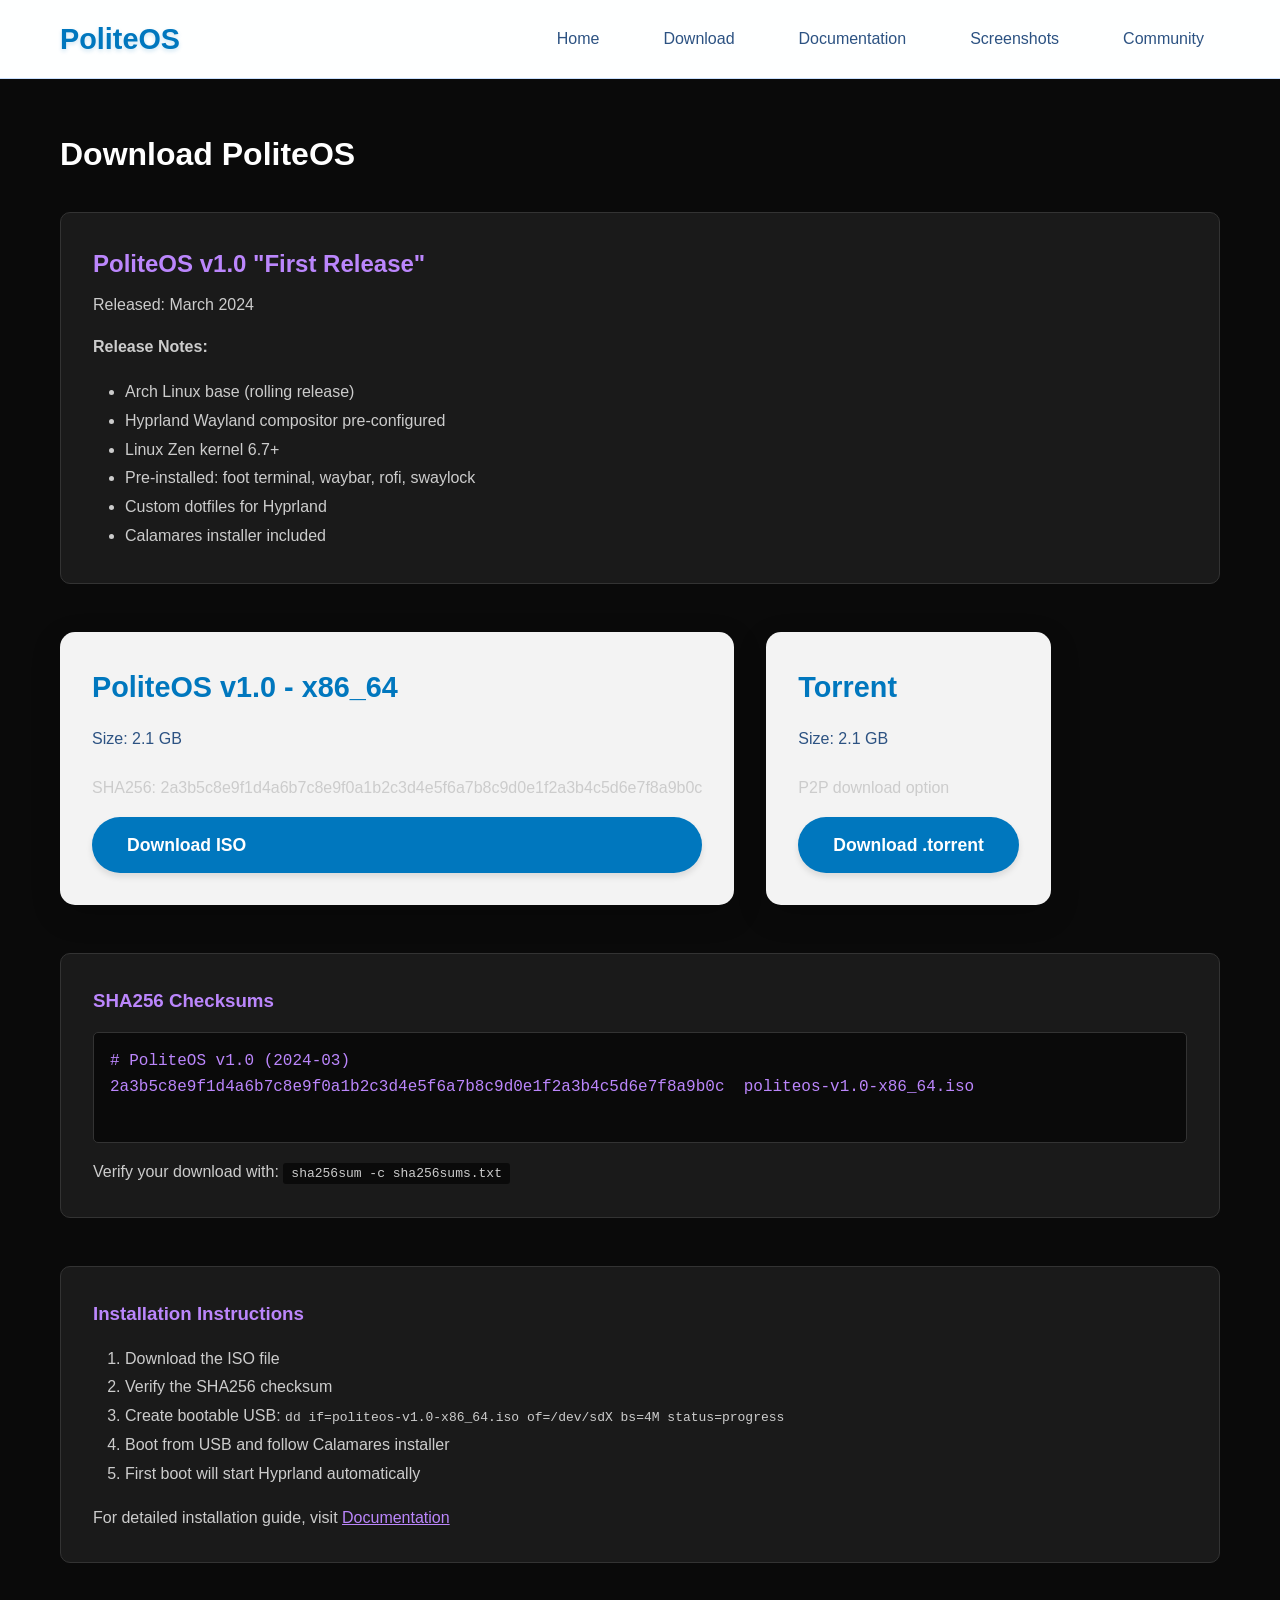
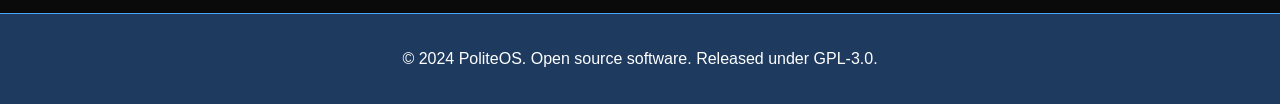
<file: download.html>
<!DOCTYPE html>
<html lang="en">
<head>
    <meta charset="UTF-8">
    <meta name="viewport" content="width=device-width, initial-scale=1.0">
    <title>Download PoliteOS - Arch-based Linux with Hyprland</title>
    <link rel="stylesheet" href="/assets/css/style.css">
    <style>
        .download-page {
            padding: 50px 0;
            background: #0a0a0a;
            color: #fff;
            min-height: calc(100vh - 200px);
        }
        
        .version-info {
            background: #1a1a1a;
            padding: 2rem;
            border-radius: 10px;
            margin-bottom: 3rem;
            border: 1px solid #333;
        }
        
        .version-info h2 {
            color: #bb86fc;
            margin-bottom: 0.5rem;
        }
        
        .version-info .date {
            color: #ccc;
            margin-bottom: 1rem;
        }
        
        .version-info .release-notes {
            color: #ccc;
            line-height: 1.8;
        }
        
        .version-info .release-notes ul {
            margin-left: 2rem;
            margin-top: 1rem;
        }
        
        .checksums {
            background: #1a1a1a;
            padding: 2rem;
            border-radius: 10px;
            margin-top: 3rem;
            border: 1px solid #333;
        }
        
        .checksums h3 {
            color: #bb86fc;
            margin-bottom: 1rem;
        }
        
        .checksums pre {
            background: #0a0a0a;
            padding: 1rem;
            border-radius: 5px;
            color: #bb86fc;
            overflow-x: auto;
            font-family: 'Courier New', monospace;
            border: 1px solid #333;
        }
        
        .download-instructions {
            background: #1a1a1a;
            padding: 2rem;
            border-radius: 10px;
            margin-top: 3rem;
            border: 1px solid #333;
        }
        
        .download-instructions h3 {
            color: #bb86fc;
            margin-bottom: 1rem;
        }
        
        .download-instructions ol {
            margin-left: 2rem;
            color: #ccc;
            line-height: 1.8;
        }
    </style>
</head>
<body>
    <nav class="navbar">
        <div class="container">
            <div class="logo">PoliteOS</div>
            <ul class="nav-links">
                <li><a href="/">Home</a></li>
                <li><a href="/download">Download</a></li>
                <li><a href="/docs">Documentation</a></li>
                <li><a href="/screenshots">Screenshots</a></li>
                <li><a href="/community">Community</a></li>
            </ul>
        </div>
    </nav>

    <main class="download-page">
        <div class="container">
            <h1 style="margin-bottom: 2rem;">Download PoliteOS</h1>
            
            <div class="version-info">
                <h2>PoliteOS v1.0 "First Release"</h2>
                <p class="date">Released: March 2024</p>
                <div class="release-notes">
                    <p><strong>Release Notes:</strong></p>
                    <ul>
                        <li>Arch Linux base (rolling release)</li>
                        <li>Hyprland Wayland compositor pre-configured</li>
                        <li>Linux Zen kernel 6.7+</li>
                        <li>Pre-installed: foot terminal, waybar, rofi, swaylock</li>
                        <li>Custom dotfiles for Hyprland</li>
                        <li>Calamares installer included</li>
                    </ul>
                </div>
            </div>
            
            <div class="download-options" style="justify-content: flex-start;">
                <div class="download-card">
                    <h3>PoliteOS v1.0 - x86_64</h3>
                    <p class="size">Size: 2.1 GB</p>
                    <p style="color: #ccc; margin-bottom: 1rem;">SHA256: 2a3b5c8e9f1d4a6b7c8e9f0a1b2c3d4e5f6a7b8c9d0e1f2a3b4c5d6e7f8a9b0c</p>
                    <a href="#" class="btn btn-primary" style="width: 100%;">Download ISO</a>
                </div>
                
                <div class="download-card">
                    <h3>Torrent</h3>
                    <p class="size">Size: 2.1 GB</p>
                    <p style="color: #ccc; margin-bottom: 1rem;">P2P download option</p>
                    <a href="#" class="btn btn-secondary" style="width: 100%;">Download .torrent</a>
                </div>
            </div>
            
            <div class="checksums">
                <h3>SHA256 Checksums</h3>
                <pre>
# PoliteOS v1.0 (2024-03)
2a3b5c8e9f1d4a6b7c8e9f0a1b2c3d4e5f6a7b8c9d0e1f2a3b4c5d6e7f8a9b0c  politeos-v1.0-x86_64.iso
                </pre>
                <p style="color: #ccc; margin-top: 1rem;">Verify your download with: <code style="background: #0a0a0a; padding: 0.2rem 0.5rem; border-radius: 3px;">sha256sum -c sha256sums.txt</code></p>
            </div>
            
            <div class="download-instructions">
                <h3>Installation Instructions</h3>
                <ol>
                    <li>Download the ISO file</li>
                    <li>Verify the SHA256 checksum</li>
                    <li>Create bootable USB: <code>dd if=politeos-v1.0-x86_64.iso of=/dev/sdX bs=4M status=progress</code></li>
                    <li>Boot from USB and follow Calamares installer</li>
                    <li>First boot will start Hyprland automatically</li>
                </ol>
                <p style="color: #ccc; margin-top: 1rem;">For detailed installation guide, visit <a href="/docs" style="color: #bb86fc;">Documentation</a></p>
            </div>
        </div>
    </main>

    <footer>
        <div class="container">
            <p>&copy; 2024 PoliteOS. Open source software. Released under GPL-3.0.</p>
        </div>
    </footer>
</body>
</html>
</file>
<file: assets/css/style.css>
* {
    margin: 0;
    padding: 0;
    box-sizing: border-box;
}

:root {
    --bg-primary: #e6f0fa;
    --bg-secondary: #ffffff;
    --text-primary: #1e3a5f;
    --text-secondary: #2c5282;
    --accent: #0077be;
    --accent-light: #4aa3ff;
    --accent-soft: #b8d9ff;
    --border: #c9e0ff;
    --card-bg: #ffffff;
    --nav-bg: rgba(255, 255, 255, 0.95);
    --footer-bg: #1e3a5f;
    --footer-text: #ffffff;
}

body {
    font-family: -apple-system, BlinkMacSystemFont, 'Segoe UI', Roboto, Oxygen, Ubuntu, Cantarell, sans-serif;
    line-height: 1.6;
    color: var(--text-primary);
    background: var(--bg-primary);
}

.container {
    max-width: 1200px;
    margin: 0 auto;
    padding: 0 20px;
}

/* Navbar */
.navbar {
    background: var(--nav-bg);
    backdrop-filter: blur(10px);
    color: var(--text-primary);
    padding: 1rem 0;
    position: sticky;
    top: 0;
    z-index: 100;
    border-bottom: 1px solid var(--border);
}

.navbar .container {
    display: flex;
    justify-content: space-between;
    align-items: center;
}

.logo {
    font-size: 1.8rem;
    font-weight: bold;
    color: var(--accent);
    text-shadow: 0 2px 4px rgba(0, 119, 190, 0.2);
}

.nav-links {
    display: flex;
    list-style: none;
    gap: 2rem;
}

.nav-links a {
    color: var(--text-secondary);
    text-decoration: none;
    font-weight: 500;
    padding: 0.5rem 1rem;
    border-radius: 20px;
    transition: all 0.3s;
}

.nav-links a:hover {
    color: var(--accent);
    background: var(--accent-soft);
}

/* Hero Section */
.hero {
    background: linear-gradient(135deg, #4aa3ff 0%, #0077be 100%);
    color: white;
    padding: 120px 0;
    text-align: center;
    position: relative;
    overflow: hidden;
}

.hero::before {
    content: '';
    position: absolute;
    top: 0;
    left: 0;
    right: 0;
    bottom: 0;
    background: url('data:image/svg+xml,<svg xmlns="http://www.w3.org/2000/svg" viewBox="0 0 100 100" opacity="0.1"><path d="M0 0 L100 100 M100 0 L0 100" stroke="white" stroke-width="1"/></svg>');
    pointer-events: none;
}

.hero .container {
    position: relative;
    z-index: 1;
}

.hero h1 {
    font-size: 4rem;
    margin-bottom: 1rem;
    text-shadow: 0 4px 6px rgba(0,0,0,0.1);
}

.hero h1 span {
    color: #ffd966;
    display: inline-block;
    animation: float 3s ease-in-out infinite;
}

@keyframes float {
    0%, 100% { transform: translateY(0); }
    50% { transform: translateY(-10px); }
}

.hero p {
    font-size: 1.3rem;
    color: rgba(255,255,255,0.95);
    margin-bottom: 2rem;
    text-shadow: 0 2px 4px rgba(0,0,0,0.1);
}

.buttons {
    display: flex;
    gap: 1rem;
    justify-content: center;
}

.btn {
    display: inline-block;
    padding: 14px 35px;
    border-radius: 30px;
    text-decoration: none;
    font-weight: 600;
    font-size: 1.1rem;
    transition: all 0.3s;
    box-shadow: 0 4px 6px rgba(0,0,0,0.1);
}

.btn:hover {
    transform: translateY(-3px);
    box-shadow: 0 6px 12px rgba(0,0,0,0.15);
}

.btn-primary {
    background: white;
    color: var(--accent);
}

.btn-primary:hover {
    background: var(--accent-soft);
}

.btn-secondary {
    background: transparent;
    color: white;
    border: 2px solid white;
}

.btn-secondary:hover {
    background: rgba(255,255,255,0.1);
}

/* Features Section */
.features {
    padding: 80px 0;
    background: var(--bg-primary);
}

.features h2 {
    text-align: center;
    font-size: 2.8rem;
    margin-bottom: 3rem;
    color: var(--text-primary);
    position: relative;
    display: inline-block;
    left: 50%;
    transform: translateX(-50%);
}

.features h2::after {
    content: '';
    position: absolute;
    bottom: -10px;
    left: 0;
    right: 0;
    height: 4px;
    background: linear-gradient(90deg, transparent, var(--accent), transparent);
    border-radius: 2px;
}

.feature-grid {
    display: grid;
    grid-template-columns: repeat(auto-fit, minmax(300px, 1fr));
    gap: 2rem;
}

.feature-card {
    background: var(--card-bg);
    padding: 2rem;
    border-radius: 15px;
    border: 1px solid var(--border);
    transition: all 0.3s;
    box-shadow: 0 4px 6px rgba(0, 119, 190, 0.1);
}

.feature-card:hover {
    transform: translateY(-5px);
    border-color: var(--accent);
    box-shadow: 0 8px 15px rgba(0, 119, 190, 0.2);
}

.feature-card h3 {
    color: var(--accent);
    margin-bottom: 1rem;
    font-size: 1.5rem;
}

.feature-card p {
    color: var(--text-secondary);
}

/* PH's Note Section */
.ph-note {
    margin-top: 4rem;
    padding: 2.5rem;
    background: linear-gradient(135deg, #ffffff 0%, #e6f0fa 100%);
    border-radius: 20px;
    border: 2px solid var(--accent-light);
    box-shadow: 0 10px 30px rgba(0, 119, 190, 0.15);
}

.ph-note-content {
    display: flex;
    align-items: flex-start;
    gap: 2rem;
    flex-wrap: wrap;
}

.ph-avatar {
    font-size: 4rem;
    background: var(--accent);
    color: white;
    width: 100px;
    height: 100px;
    display: flex;
    align-items: center;
    justify-content: center;
    border-radius: 50%;
    box-shadow: 0 4px 10px rgba(0, 119, 190, 0.3);
    animation: pulse 2s ease-in-out infinite;
}

@keyframes pulse {
    0%, 100% { transform: scale(1); }
    50% { transform: scale(1.05); }
}

.ph-note-text h3 {
    color: var(--accent);
    margin-bottom: 1rem;
    font-size: 2rem;
}

.ph-note-text p {
    color: var(--text-primary);
    line-height: 1.8;
    margin-bottom: 1rem;
    font-size: 1.1rem;
}

.ph-note-text blockquote {
    color: var(--accent);
    font-style: italic;
    font-size: 1.2rem;
    margin-top: 1rem;
    padding-left: 1rem;
    border-left: 4px solid var(--accent);
}

/* Screenshots Section */
.screenshots {
    padding: 80px 0;
    background: var(--bg-secondary);
}

.screenshots h2 {
    text-align: center;
    font-size: 2.8rem;
    margin-bottom: 3rem;
    color: var(--text-primary);
}

.screenshot-grid {
    display: grid;
    grid-template-columns: repeat(auto-fit, minmax(350px, 1fr));
    gap: 2rem;
}

.screenshot-item {
    background: var(--card-bg);
    border-radius: 15px;
    overflow: hidden;
    border: 1px solid var(--border);
    transition: all 0.3s;
    box-shadow: 0 4px 6px rgba(0, 119, 190, 0.1);
}

.screenshot-item:hover {
    transform: translateY(-5px);
    box-shadow: 0 8px 20px rgba(0, 119, 190, 0.2);
}

.screenshot-item img {
    width: 100%;
    height: 250px;
    object-fit: cover;
    display: block;
    border-bottom: 1px solid var(--border);
}

.screenshot-item p {
    padding: 1rem;
    text-align: center;
    color: var(--text-secondary);
    font-weight: 500;
}

/* Download Section */
.download {
    padding: 80px 0;
    background: linear-gradient(135deg, var(--accent-light) 0%, var(--accent) 100%);
    color: white;
    text-align: center;
}

.download h2 {
    font-size: 2.8rem;
    margin-bottom: 1rem;
    text-shadow: 0 2px 4px rgba(0,0,0,0.1);
}

.download p {
    color: rgba(255,255,255,0.95);
    margin-bottom: 2rem;
    font-size: 1.2rem;
}

.download-options {
    display: flex;
    gap: 2rem;
    justify-content: center;
    flex-wrap: wrap;
}

.download-card {
    background: rgba(255,255,255,0.95);
    padding: 2rem;
    border-radius: 15px;
    min-width: 280px;
    box-shadow: 0 10px 30px rgba(0,0,0,0.2);
}

.download-card h3 {
    color: var(--accent);
    margin-bottom: 1rem;
    font-size: 1.8rem;
}

.download-card .size {
    color: var(--text-secondary);
    margin-bottom: 1.5rem;
}

.download-card .btn {
    background: var(--accent);
    color: white;
    width: 100%;
    border: none;
}

.download-card .btn:hover {
    background: var(--accent-light);
}

/* Footer */
footer {
    background: var(--footer-bg);
    color: var(--footer-text);
    text-align: center;
    padding: 2rem 0;
    border-top: 1px solid var(--accent-light);
}

/* Responsive */
@media (max-width: 768px) {
    .nav-links {
        display: none;
    }
    
    .hero h1 {
        font-size: 2.5rem;
    }
    
    .hero p {
        font-size: 1.1rem;
    }
    
    .buttons {
        flex-direction: column;
        align-items: center;
    }
    
    .btn {
        width: 100%;
        max-width: 300px;
    }
    
    .ph-note-content {
        flex-direction: column;
        align-items: center;
        text-align: center;
    }
    
    .ph-note-text blockquote {
        border-left: none;
        border-top: 4px solid var(--accent);
        padding-top: 1rem;
        padding-left: 0;
    }
    
    .screenshot-grid {
        grid-template-columns: 1fr;
    }
    
    .download-options {
        flex-direction: column;
        align-items: center;
    }
    
    .download-card {
        width: 100%;
        max-width: 350px;
    }
}

/* Scrollbar Styling */
::-webkit-scrollbar {
    width: 12px;
}

::-webkit-scrollbar-track {
    background: var(--bg-primary);
}

::-webkit-scrollbar-thumb {
    background: var(--accent);
    border-radius: 6px;
    border: 3px solid var(--bg-primary);
}

::-webkit-scrollbar-thumb:hover {
    background: var(--accent-light);
}

/* Selection Styling */
::selection {
    background: var(--accent);
    color: white;
}
</file>
